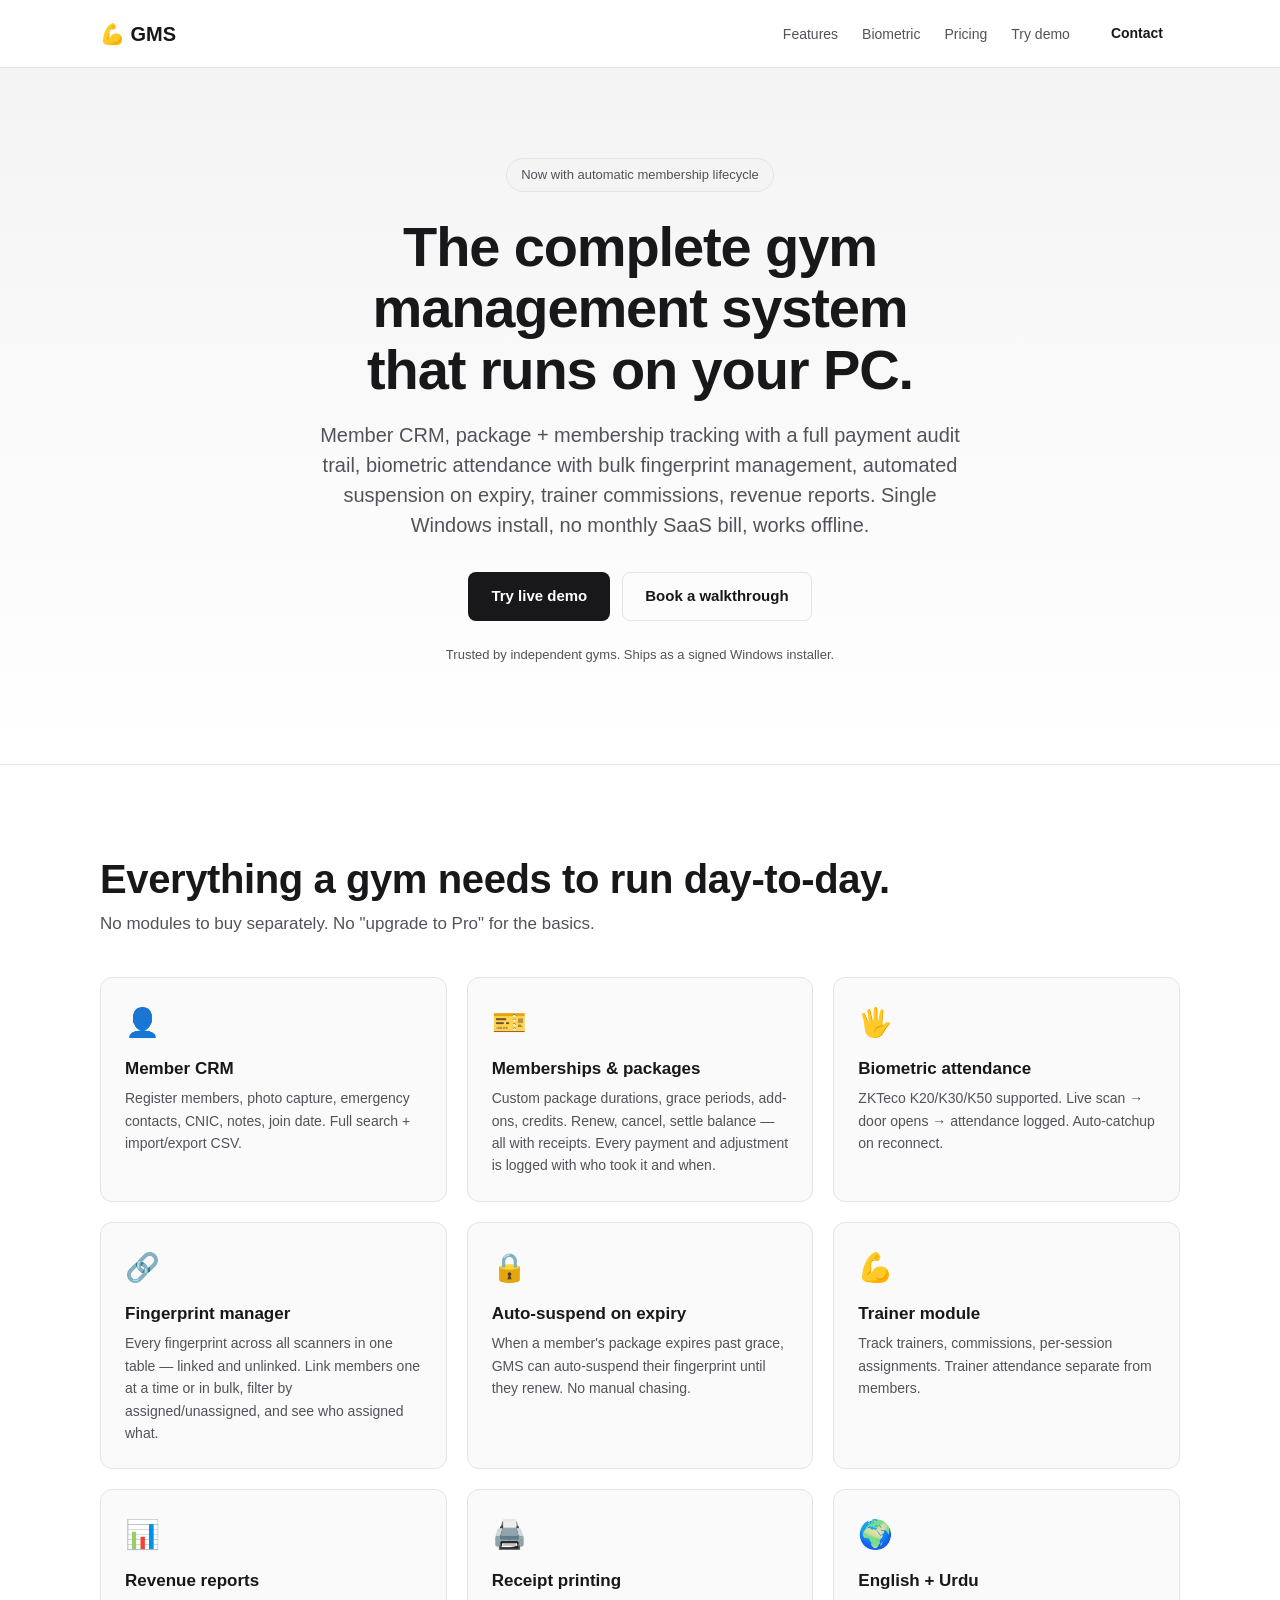
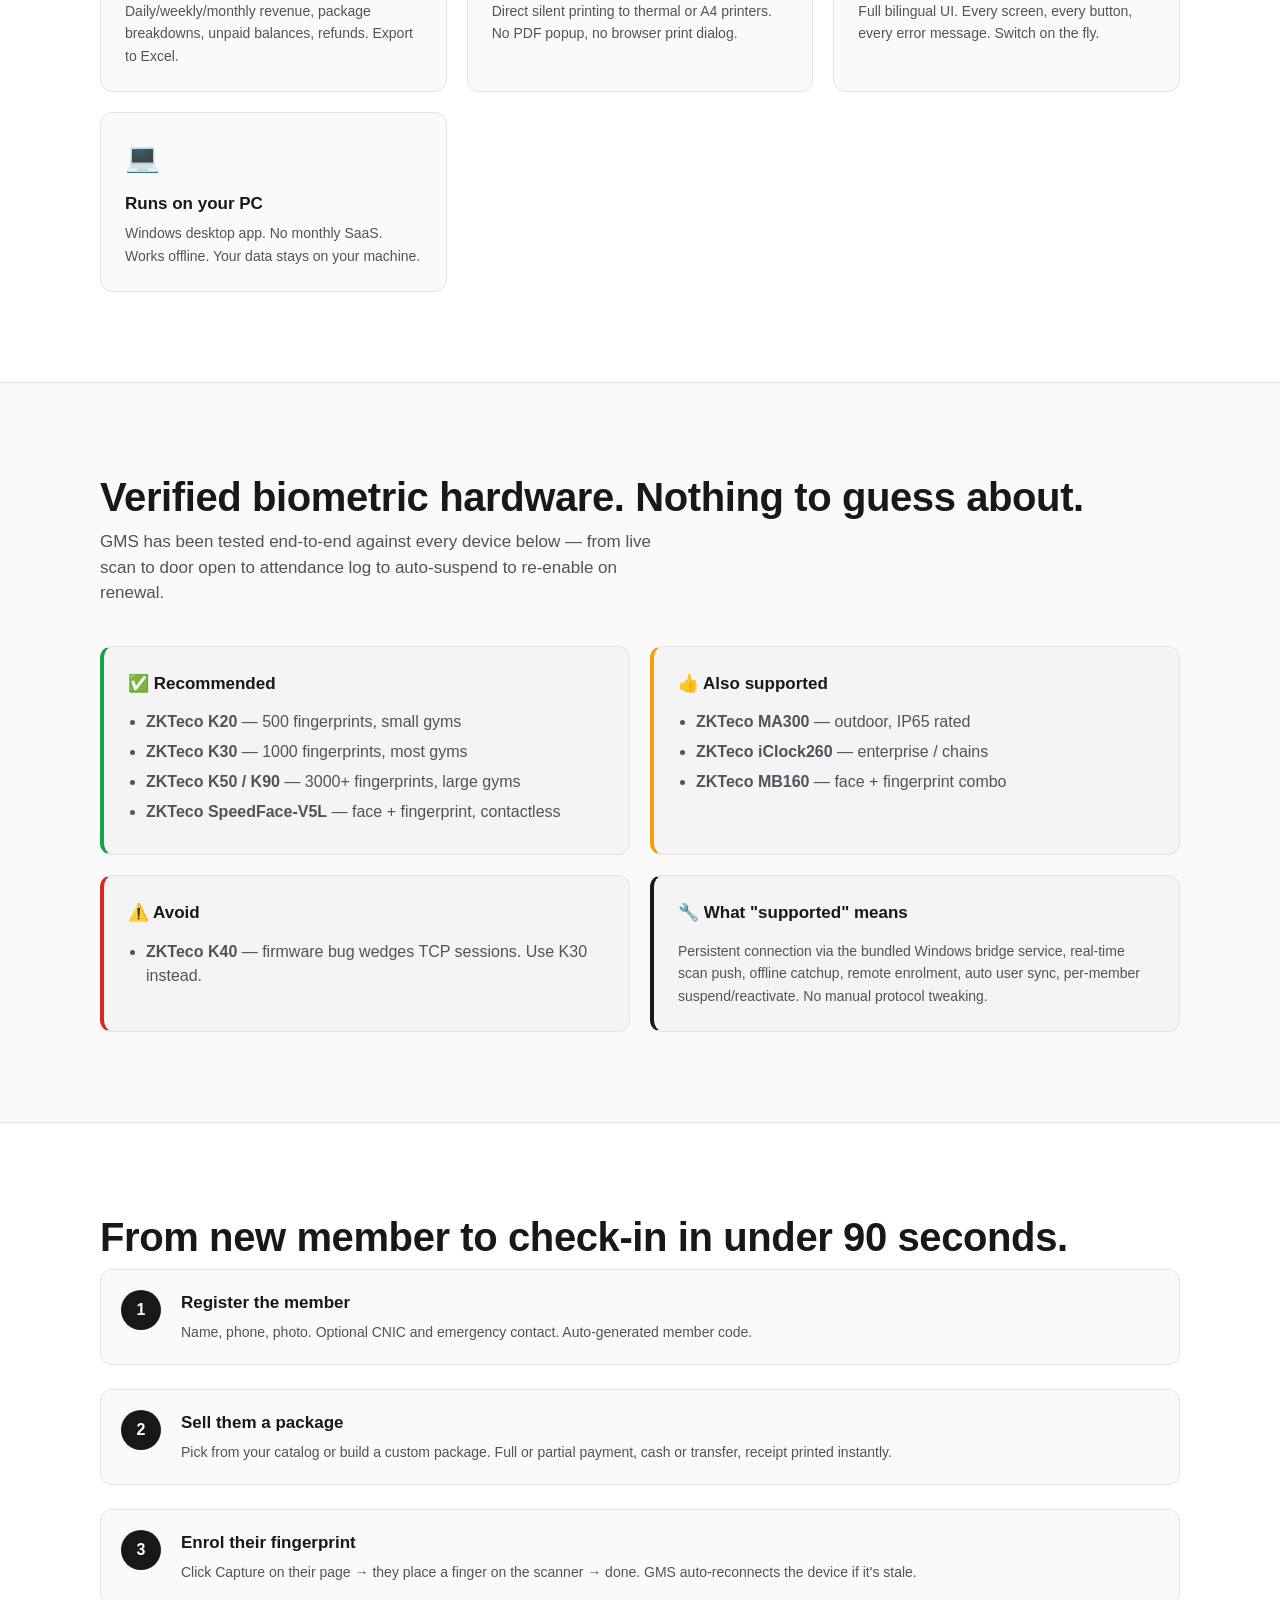
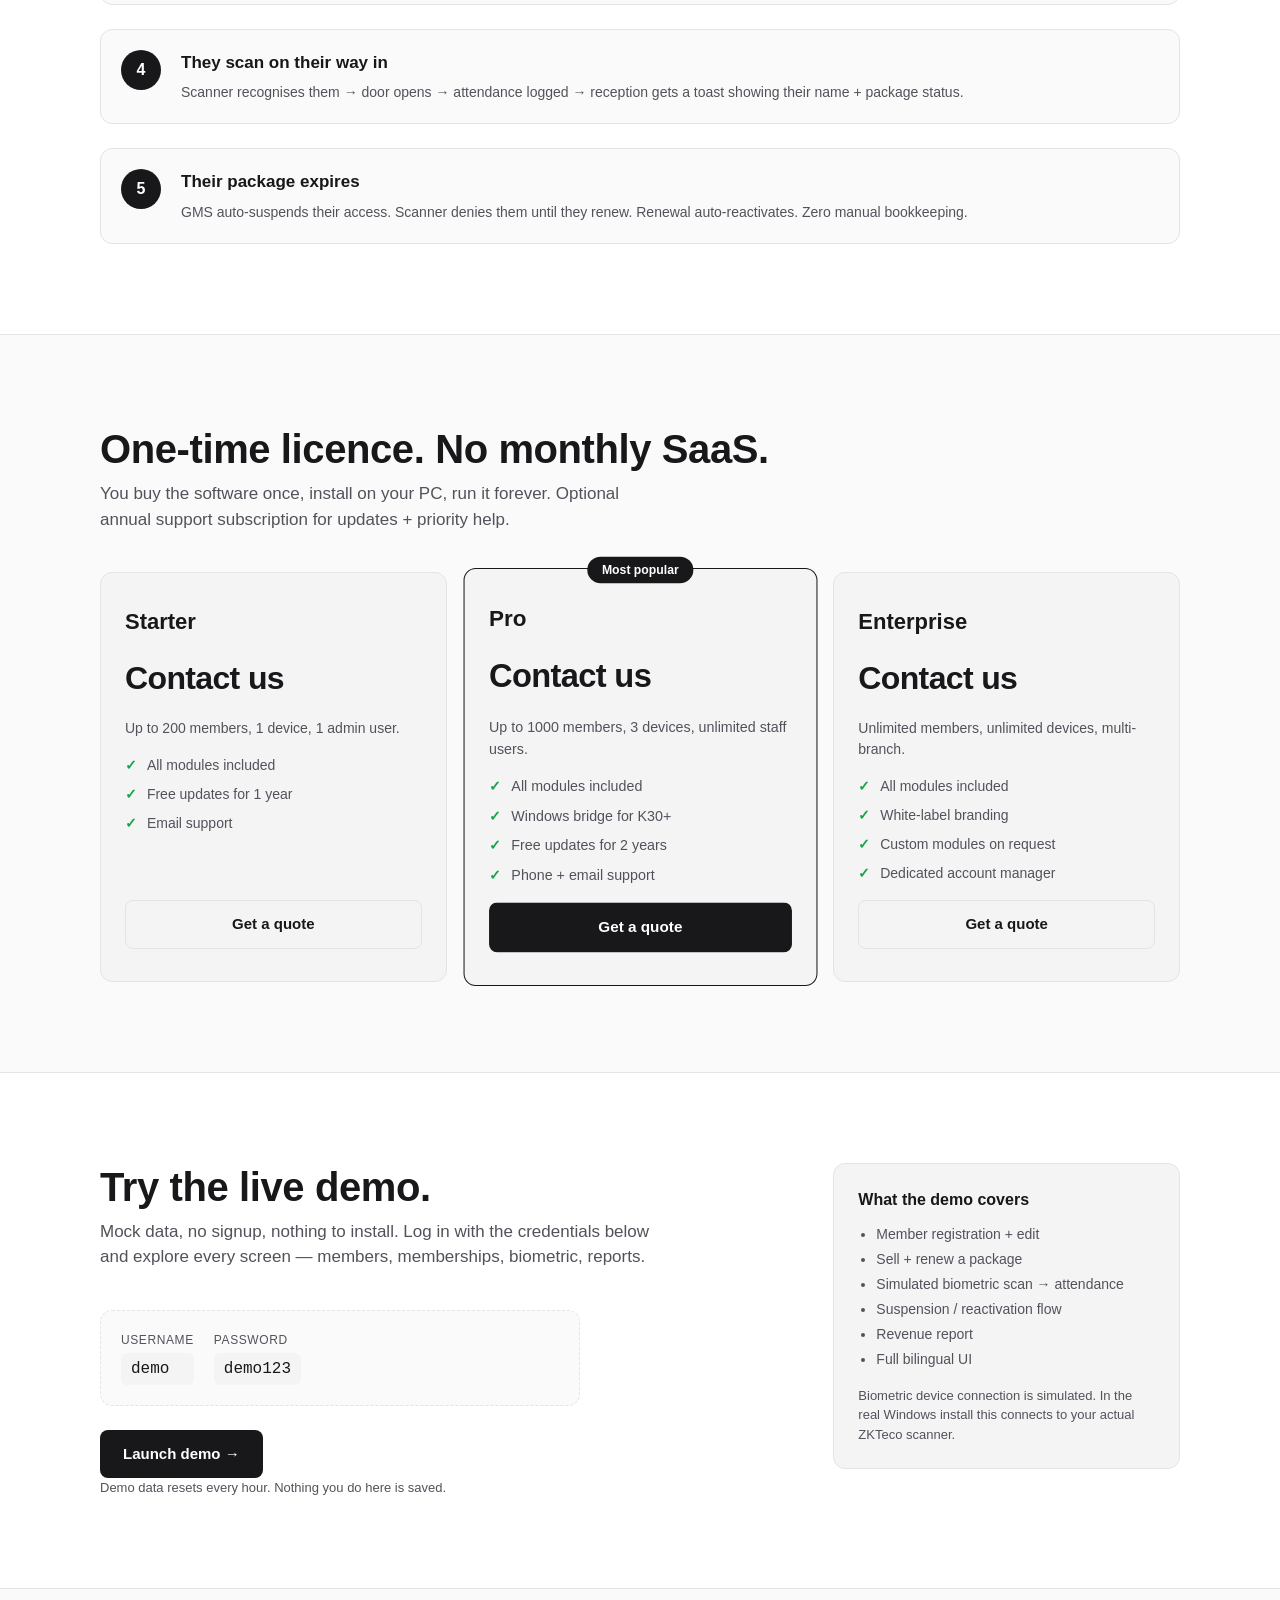
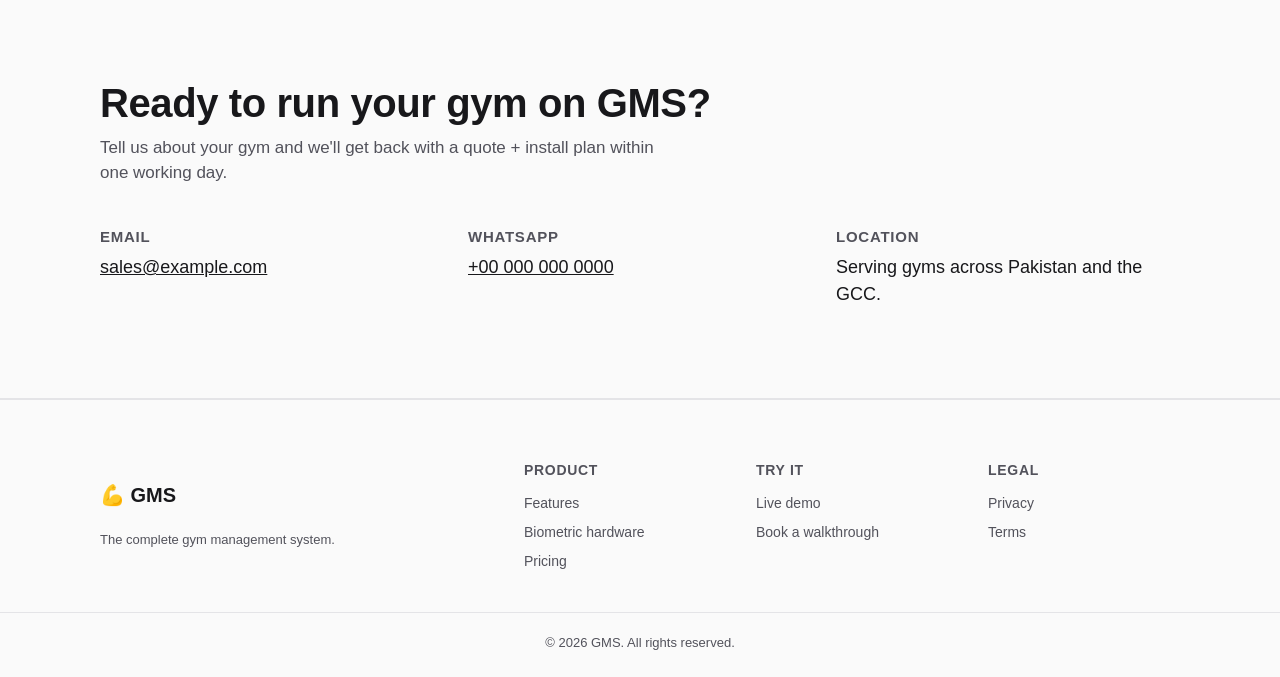
<file: index.html>
<!doctype html>
<!-- Deployed via GitHub Actions from the private source repo. -->
<html lang="en">
<head>
  <meta charset="utf-8" />
  <meta name="viewport" content="width=device-width,initial-scale=1" />
  <title>GMS — Gym Management System</title>
  <meta name="description" content="Complete gym management with member CRM, membership + package tracking, a full payment audit trail, biometric attendance (ZKTeco) with bulk fingerprint management, automated suspension on expiry, trainer module, revenue reports, and a Windows desktop app." />
  <link rel="icon" href="data:image/svg+xml,%3Csvg xmlns='http://www.w3.org/2000/svg' viewBox='0 0 100 100'%3E%3Ctext y='.9em' font-size='90'%3E💪%3C/text%3E%3C/svg%3E" />
  <link rel="stylesheet" href="./assets/styles.css" />
</head>
<body>
  <header class="site-header">
    <nav class="wrap">
      <a href="#" class="brand">💪 GMS</a>
      <ul class="nav-links">
        <li><a href="#features">Features</a></li>
        <li><a href="#biometric">Biometric</a></li>
        <li><a href="#pricing">Pricing</a></li>
        <li><a href="#demo">Try demo</a></li>
        <li><a href="#contact" class="btn btn-sm">Contact</a></li>
      </ul>
    </nav>
  </header>

  <section class="hero">
    <div class="wrap">
      <span class="pill">Now with automatic membership lifecycle</span>
      <h1>The complete gym management system that runs on your PC.</h1>
      <p class="lede">
        Member CRM, package + membership tracking with a full payment
        audit trail, biometric attendance with bulk fingerprint
        management, automated suspension on expiry, trainer commissions,
        revenue reports. Single Windows install, no monthly SaaS bill,
        works offline.
      </p>
      <div class="cta-row">
        <a href="#demo" class="btn btn-primary">Try live demo</a>
        <a href="#contact" class="btn btn-secondary">Book a walkthrough</a>
      </div>
      <p class="micro">
        Trusted by independent gyms. Ships as a signed Windows installer.
      </p>
    </div>
  </section>

  <section class="section" id="features">
    <div class="wrap">
      <h2>Everything a gym needs to run day-to-day.</h2>
      <p class="sub">
        No modules to buy separately. No "upgrade to Pro" for the basics.
      </p>
      <div class="grid grid-3">
        <article class="card">
          <div class="icon">👤</div>
          <h3>Member CRM</h3>
          <p>Register members, photo capture, emergency contacts, CNIC, notes, join date. Full search + import/export CSV.</p>
        </article>
        <article class="card">
          <div class="icon">🎫</div>
          <h3>Memberships &amp; packages</h3>
          <p>Custom package durations, grace periods, add-ons, credits. Renew, cancel, settle balance — all with receipts. Every payment and adjustment is logged with who took it and when.</p>
        </article>
        <article class="card">
          <div class="icon">🖐️</div>
          <h3>Biometric attendance</h3>
          <p>ZKTeco K20/K30/K50 supported. Live scan → door opens → attendance logged. Auto-catchup on reconnect.</p>
        </article>
        <article class="card">
          <div class="icon">🔗</div>
          <h3>Fingerprint manager</h3>
          <p>Every fingerprint across all scanners in one table — linked and unlinked. Link members one at a time or in bulk, filter by assigned/unassigned, and see who assigned what.</p>
        </article>
        <article class="card">
          <div class="icon">🔒</div>
          <h3>Auto-suspend on expiry</h3>
          <p>When a member's package expires past grace, GMS can auto-suspend their fingerprint until they renew. No manual chasing.</p>
        </article>
        <article class="card">
          <div class="icon">💪</div>
          <h3>Trainer module</h3>
          <p>Track trainers, commissions, per-session assignments. Trainer attendance separate from members.</p>
        </article>
        <article class="card">
          <div class="icon">📊</div>
          <h3>Revenue reports</h3>
          <p>Daily/weekly/monthly revenue, package breakdowns, unpaid balances, refunds. Export to Excel.</p>
        </article>
        <article class="card">
          <div class="icon">🖨️</div>
          <h3>Receipt printing</h3>
          <p>Direct silent printing to thermal or A4 printers. No PDF popup, no browser print dialog.</p>
        </article>
        <article class="card">
          <div class="icon">🌍</div>
          <h3>English + Urdu</h3>
          <p>Full bilingual UI. Every screen, every button, every error message. Switch on the fly.</p>
        </article>
        <article class="card">
          <div class="icon">💻</div>
          <h3>Runs on your PC</h3>
          <p>Windows desktop app. No monthly SaaS. Works offline. Your data stays on your machine.</p>
        </article>
      </div>
    </div>
  </section>

  <section class="section section-alt" id="biometric">
    <div class="wrap">
      <h2>Verified biometric hardware. Nothing to guess about.</h2>
      <p class="sub">
        GMS has been tested end-to-end against every device below — from
        live scan to door open to attendance log to auto-suspend to
        re-enable on renewal.
      </p>
      <div class="grid grid-2">
        <div class="device-card device-recommended">
          <h3>✅ Recommended</h3>
          <ul>
            <li><strong>ZKTeco K20</strong> — 500 fingerprints, small gyms</li>
            <li><strong>ZKTeco K30</strong> — 1000 fingerprints, most gyms</li>
            <li><strong>ZKTeco K50 / K90</strong> — 3000+ fingerprints, large gyms</li>
            <li><strong>ZKTeco SpeedFace-V5L</strong> — face + fingerprint, contactless</li>
          </ul>
        </div>
        <div class="device-card device-supported">
          <h3>👍 Also supported</h3>
          <ul>
            <li><strong>ZKTeco MA300</strong> — outdoor, IP65 rated</li>
            <li><strong>ZKTeco iClock260</strong> — enterprise / chains</li>
            <li><strong>ZKTeco MB160</strong> — face + fingerprint combo</li>
          </ul>
        </div>
        <div class="device-card device-avoid">
          <h3>⚠️ Avoid</h3>
          <ul>
            <li><strong>ZKTeco K40</strong> — firmware bug wedges TCP sessions. Use K30 instead.</li>
          </ul>
        </div>
        <div class="device-card device-note">
          <h3>🔧 What "supported" means</h3>
          <p>
            Persistent connection via the bundled Windows bridge service,
            real-time scan push, offline catchup, remote enrolment, auto
            user sync, per-member suspend/reactivate. No manual protocol
            tweaking.
          </p>
        </div>
      </div>
    </div>
  </section>

  <section class="section" id="workflow">
    <div class="wrap">
      <h2>From new member to check-in in under 90 seconds.</h2>
      <ol class="steps">
        <li>
          <span class="step-num">1</span>
          <div>
            <h3>Register the member</h3>
            <p>Name, phone, photo. Optional CNIC and emergency contact. Auto-generated member code.</p>
          </div>
        </li>
        <li>
          <span class="step-num">2</span>
          <div>
            <h3>Sell them a package</h3>
            <p>Pick from your catalog or build a custom package. Full or partial payment, cash or transfer, receipt printed instantly.</p>
          </div>
        </li>
        <li>
          <span class="step-num">3</span>
          <div>
            <h3>Enrol their fingerprint</h3>
            <p>Click Capture on their page → they place a finger on the scanner → done. GMS auto-reconnects the device if it's stale.</p>
          </div>
        </li>
        <li>
          <span class="step-num">4</span>
          <div>
            <h3>They scan on their way in</h3>
            <p>Scanner recognises them → door opens → attendance logged → reception gets a toast showing their name + package status.</p>
          </div>
        </li>
        <li>
          <span class="step-num">5</span>
          <div>
            <h3>Their package expires</h3>
            <p>GMS auto-suspends their access. Scanner denies them until they renew. Renewal auto-reactivates. Zero manual bookkeeping.</p>
          </div>
        </li>
      </ol>
    </div>
  </section>

  <section class="section section-alt" id="pricing">
    <div class="wrap">
      <h2>One-time licence. No monthly SaaS.</h2>
      <p class="sub">
        You buy the software once, install on your PC, run it forever.
        Optional annual support subscription for updates + priority help.
      </p>
      <div class="grid grid-3">
        <article class="price-card">
          <h3>Starter</h3>
          <p class="price">Contact us</p>
          <p>Up to 200 members, 1 device, 1 admin user.</p>
          <ul>
            <li>All modules included</li>
            <li>Free updates for 1 year</li>
            <li>Email support</li>
          </ul>
          <a href="#contact" class="btn btn-secondary">Get a quote</a>
        </article>
        <article class="price-card price-featured">
          <div class="price-tag">Most popular</div>
          <h3>Pro</h3>
          <p class="price">Contact us</p>
          <p>Up to 1000 members, 3 devices, unlimited staff users.</p>
          <ul>
            <li>All modules included</li>
            <li>Windows bridge for K30+</li>
            <li>Free updates for 2 years</li>
            <li>Phone + email support</li>
          </ul>
          <a href="#contact" class="btn btn-primary">Get a quote</a>
        </article>
        <article class="price-card">
          <h3>Enterprise</h3>
          <p class="price">Contact us</p>
          <p>Unlimited members, unlimited devices, multi-branch.</p>
          <ul>
            <li>All modules included</li>
            <li>White-label branding</li>
            <li>Custom modules on request</li>
            <li>Dedicated account manager</li>
          </ul>
          <a href="#contact" class="btn btn-secondary">Get a quote</a>
        </article>
      </div>
    </div>
  </section>

  <section class="section" id="demo">
    <div class="wrap demo-wrap">
      <div>
        <h2>Try the live demo.</h2>
        <p class="sub">
          Mock data, no signup, nothing to install. Log in with the
          credentials below and explore every screen — members,
          memberships, biometric, reports.
        </p>
        <div class="demo-creds">
          <div><span class="demo-label">Username</span><code>demo</code></div>
          <div><span class="demo-label">Password</span><code>demo123</code></div>
        </div>
        <a href="./demo/" class="btn btn-primary">Launch demo →</a>
        <p class="micro">
          Demo data resets every hour. Nothing you do here is saved.
        </p>
      </div>
      <aside class="demo-note">
        <h3>What the demo covers</h3>
        <ul>
          <li>Member registration + edit</li>
          <li>Sell + renew a package</li>
          <li>Simulated biometric scan → attendance</li>
          <li>Suspension / reactivation flow</li>
          <li>Revenue report</li>
          <li>Full bilingual UI</li>
        </ul>
        <p class="micro">
          Biometric device connection is simulated. In the real Windows
          install this connects to your actual ZKTeco scanner.
        </p>
      </aside>
    </div>
  </section>

  <section class="section section-alt" id="contact">
    <div class="wrap">
      <h2>Ready to run your gym on GMS?</h2>
      <p class="sub">Tell us about your gym and we'll get back with a quote + install plan within one working day.</p>
      <div class="contact-grid">
        <div>
          <h3>Email</h3>
          <p><a href="mailto:sales@example.com">sales@example.com</a></p>
        </div>
        <div>
          <h3>WhatsApp</h3>
          <p><a href="https://wa.me/000000000">+00 000 000 0000</a></p>
        </div>
        <div>
          <h3>Location</h3>
          <p>Serving gyms across Pakistan and the GCC.</p>
        </div>
      </div>
    </div>
  </section>

  <footer class="site-footer">
    <div class="wrap footer-grid">
      <div>
        <p class="brand">💪 GMS</p>
        <p class="micro">The complete gym management system.</p>
      </div>
      <div>
        <h4>Product</h4>
        <ul>
          <li><a href="#features">Features</a></li>
          <li><a href="#biometric">Biometric hardware</a></li>
          <li><a href="#pricing">Pricing</a></li>
        </ul>
      </div>
      <div>
        <h4>Try it</h4>
        <ul>
          <li><a href="#demo">Live demo</a></li>
          <li><a href="#contact">Book a walkthrough</a></li>
        </ul>
      </div>
      <div>
        <h4>Legal</h4>
        <ul>
          <li><a href="#">Privacy</a></li>
          <li><a href="#">Terms</a></li>
        </ul>
      </div>
    </div>
    <p class="footer-bar micro">© 2026 GMS. All rights reserved.</p>
  </footer>

  <script src="./assets/script.js"></script>
</body>
</html>
</file>
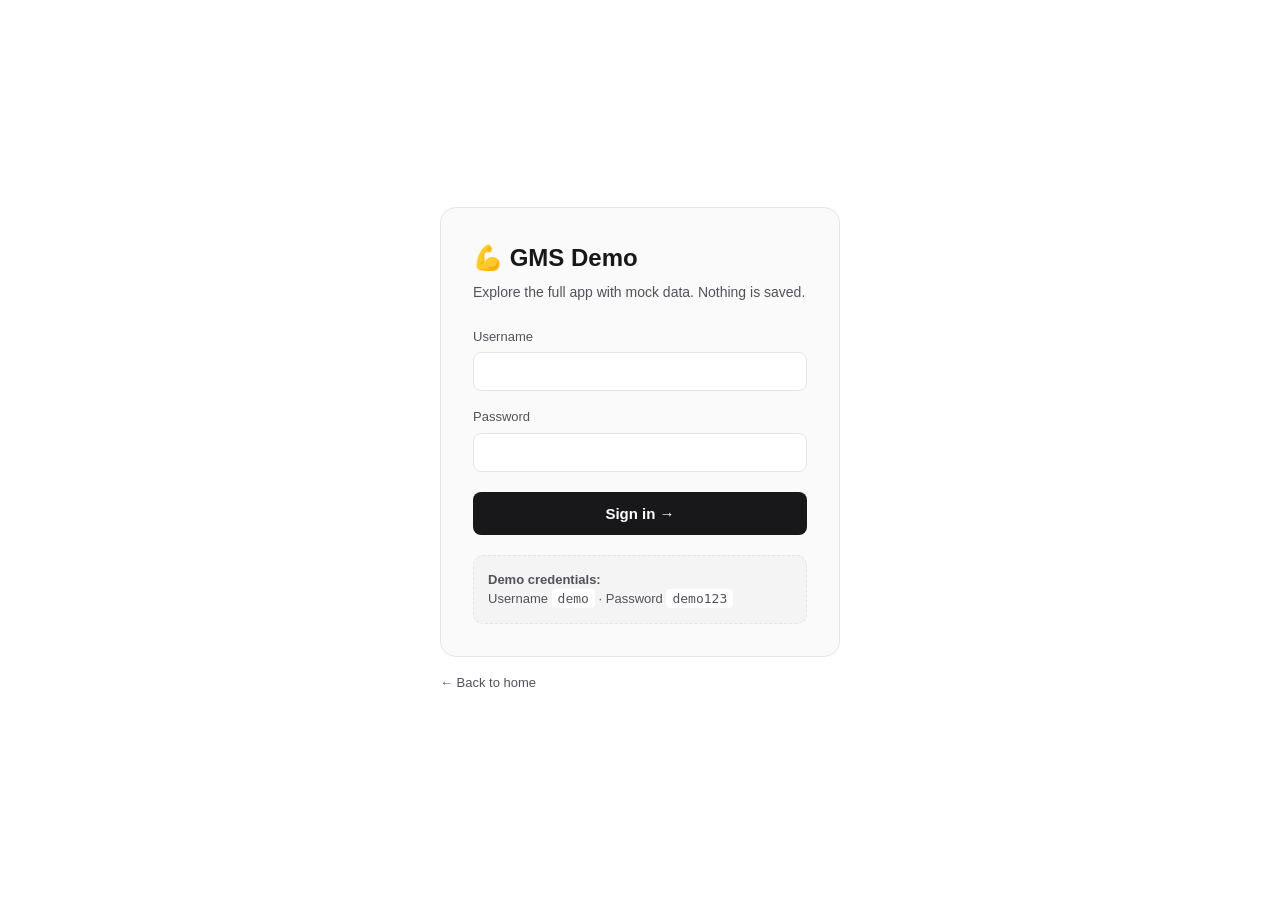
<file: demo/index.html>
<!doctype html>
<html lang="en">
<head>
  <meta charset="utf-8" />
  <meta name="viewport" content="width=device-width,initial-scale=1" />
  <title>GMS Demo — Sign in</title>
  <link rel="icon" href="data:image/svg+xml,%3Csvg xmlns='http://www.w3.org/2000/svg' viewBox='0 0 100 100'%3E%3Ctext y='.9em' font-size='90'%3E💪%3C/text%3E%3C/svg%3E" />
  <link rel="stylesheet" href="../assets/styles.css" />
  <style>
    body { display: grid; place-items: center; min-height: 100vh; padding: 20px; }
    .login-card {
      width: 100%;
      max-width: 400px;
      padding: 32px;
      background: var(--panel);
      border: 1px solid var(--border);
      border-radius: 16px;
    }
    .login-card h1 { margin: 0 0 6px; font-size: 24px; }
    .login-card p { margin: 0 0 24px; color: var(--text-muted); font-size: 14px; }
    .login-card label {
      display: block;
      font-size: 13px;
      color: var(--text-muted);
      margin-bottom: 6px;
      margin-top: 16px;
    }
    .login-card input {
      width: 100%;
      padding: 10px 12px;
      background: var(--bg);
      border: 1px solid var(--border);
      border-radius: 8px;
      color: var(--text);
      font-size: 15px;
      font-family: inherit;
    }
    .login-card .btn {
      width: 100%;
      margin-top: 20px;
    }
    .demo-hint {
      margin-top: 20px;
      padding: 14px;
      background: var(--panel-2);
      border: 1px dashed var(--border);
      border-radius: 10px;
      font-size: 13px;
      color: var(--text-muted);
    }
    .demo-hint code {
      font-family: ui-monospace, SFMono-Regular, "SF Mono", Menlo, Consolas, monospace;
      padding: 2px 6px;
      background: var(--bg);
      border-radius: 4px;
    }
    .back { display: inline-block; margin-top: 16px; color: var(--text-muted); font-size: 13px; text-decoration: none; }
    .back:hover { color: var(--text); }
    .error { color: var(--danger); font-size: 13px; margin-top: 12px; }
  </style>
</head>
<body>
  <div>
    <div class="login-card">
      <h1>💪 GMS Demo</h1>
      <p>Explore the full app with mock data. Nothing is saved.</p>
      <form id="login" autocomplete="off">
        <label for="u">Username</label>
        <input id="u" name="u" required autocomplete="off" />
        <label for="p">Password</label>
        <input id="p" name="p" type="password" required autocomplete="off" />
        <div id="err" class="error" hidden></div>
        <button type="submit" class="btn btn-primary">Sign in →</button>
      </form>
      <div class="demo-hint">
        <strong>Demo credentials:</strong><br />
        Username <code>demo</code> · Password <code>demo123</code>
      </div>
    </div>
    <a href="../" class="back">← Back to home</a>
  </div>

  <script>
    // Static demo shell — no real auth. The full mock demo (with
    // mocked members, memberships, biometric scans, etc.) is under
    // construction. For now this validates the demo credentials and
    // shows a friendly "under construction" placeholder.
    const form = document.getElementById("login");
    const err = document.getElementById("err");
    form.addEventListener("submit", (e) => {
      e.preventDefault();
      const u = document.getElementById("u").value.trim();
      const p = document.getElementById("p").value.trim();
      if (u === "demo" && p === "demo123") {
        window.location.href = "./app/";
      } else {
        err.textContent = "Invalid credentials. Try demo / demo123.";
        err.hidden = false;
      }
    });
  </script>
</body>
</html>
</file>
<file: assets/styles.css>
/* GMS marketing site. Dark-first neutral palette (matches the app's
   default theme), single stylesheet, no framework. Loads fast on
   GitHub Pages, prints clean, respects prefers-color-scheme. */

:root {
  --bg: #0a0a0a;
  --panel: #141414;
  --panel-2: #1c1c1c;
  --text: #f5f5f5;
  --text-muted: #a3a3a3;
  --border: #2a2a2a;
  --accent: #ffffff;
  --accent-text: #0a0a0a;
  --success: #16a34a;
  --warning: #f59e0b;
  --danger: #dc2626;
  --hero-grad: linear-gradient(180deg, #141414 0%, #0a0a0a 100%);
}

@media (prefers-color-scheme: light) {
  :root:not([data-theme="dark"]) {
    --bg: #ffffff;
    --panel: #fafafa;
    --panel-2: #f4f4f5;
    --text: #18181b;
    --text-muted: #52525b;
    --border: #e4e4e7;
    --accent: #18181b;
    --accent-text: #ffffff;
    --hero-grad: linear-gradient(180deg, #f4f4f5 0%, #ffffff 100%);
  }
}

* { box-sizing: border-box; }
html { scroll-behavior: smooth; }

body {
  margin: 0;
  background: var(--bg);
  color: var(--text);
  font-family: -apple-system, BlinkMacSystemFont, "Segoe UI", Roboto, Oxygen,
    Ubuntu, sans-serif;
  line-height: 1.5;
  -webkit-font-smoothing: antialiased;
}

a { color: inherit; }
a:hover { opacity: 0.85; }

.wrap {
  max-width: 1120px;
  margin: 0 auto;
  padding: 0 20px;
}

/* Header */
.site-header {
  position: sticky;
  top: 0;
  z-index: 10;
  background: color-mix(in srgb, var(--bg) 90%, transparent);
  backdrop-filter: blur(8px);
  border-bottom: 1px solid var(--border);
}
.site-header nav {
  display: flex;
  align-items: center;
  justify-content: space-between;
  padding-top: 14px;
  padding-bottom: 14px;
}
.brand {
  font-weight: 700;
  font-size: 20px;
  text-decoration: none;
}
.nav-links {
  display: flex;
  gap: 24px;
  list-style: none;
  margin: 0;
  padding: 0;
  align-items: center;
}
.nav-links a {
  text-decoration: none;
  font-size: 14px;
  color: var(--text-muted);
}
.nav-links a:hover { color: var(--text); }
@media (max-width: 720px) {
  .nav-links { display: none; }
  .nav-links li:last-child { display: block; }
  .nav-links { display: flex; }
  .nav-links li:not(:last-child) { display: none; }
}

/* Buttons */
.btn {
  display: inline-flex;
  align-items: center;
  justify-content: center;
  gap: 8px;
  padding: 12px 22px;
  border-radius: 8px;
  text-decoration: none;
  font-weight: 600;
  font-size: 15px;
  border: 1px solid transparent;
  transition: transform 0.1s, background 0.2s;
  cursor: pointer;
}
.btn:hover { transform: translateY(-1px); }
.btn:active { transform: translateY(0); }
.btn-primary {
  background: var(--accent);
  color: var(--accent-text);
}
.btn-secondary {
  background: transparent;
  color: var(--text);
  border-color: var(--border);
}
.btn-sm {
  padding: 8px 16px;
  font-size: 13px;
}

/* Hero */
.hero {
  padding: 90px 0 100px;
  background: var(--hero-grad);
  border-bottom: 1px solid var(--border);
}
.hero .wrap { text-align: center; }
.pill {
  display: inline-block;
  padding: 6px 14px;
  border-radius: 999px;
  background: var(--panel-2);
  border: 1px solid var(--border);
  color: var(--text-muted);
  font-size: 13px;
  margin-bottom: 24px;
}
.hero h1 {
  font-size: clamp(32px, 5vw, 56px);
  line-height: 1.1;
  margin: 0 0 20px;
  letter-spacing: -0.02em;
  max-width: 20ch;
  margin-inline: auto;
}
.lede {
  font-size: clamp(16px, 2vw, 20px);
  color: var(--text-muted);
  max-width: 60ch;
  margin: 0 auto 32px;
}
.cta-row {
  display: flex;
  gap: 12px;
  justify-content: center;
  flex-wrap: wrap;
  margin-bottom: 24px;
}
.micro {
  font-size: 13px;
  color: var(--text-muted);
  margin: 0;
}

/* Sections */
.section {
  padding: 90px 0;
  border-bottom: 1px solid var(--border);
}
.section-alt {
  background: var(--panel);
}
.section h2 {
  font-size: clamp(28px, 3.5vw, 40px);
  margin: 0 0 8px;
  letter-spacing: -0.01em;
  line-height: 1.2;
}
.section .sub {
  color: var(--text-muted);
  font-size: 17px;
  margin: 0 0 40px;
  max-width: 60ch;
}

/* Feature grid */
.grid {
  display: grid;
  gap: 20px;
}
.grid-2 { grid-template-columns: repeat(2, 1fr); }
.grid-3 { grid-template-columns: repeat(3, 1fr); }
@media (max-width: 900px) {
  .grid-3 { grid-template-columns: repeat(2, 1fr); }
}
@media (max-width: 600px) {
  .grid-2, .grid-3 { grid-template-columns: 1fr; }
}

.card {
  padding: 24px;
  background: var(--panel);
  border: 1px solid var(--border);
  border-radius: 12px;
}
.section-alt .card { background: var(--panel-2); }
.card .icon {
  font-size: 28px;
  margin-bottom: 12px;
}
.card h3 {
  font-size: 17px;
  margin: 0 0 6px;
}
.card p {
  margin: 0;
  color: var(--text-muted);
  font-size: 14px;
  line-height: 1.6;
}

/* Device cards */
.device-card {
  padding: 24px;
  background: var(--panel-2);
  border: 1px solid var(--border);
  border-radius: 12px;
  border-left: 4px solid var(--border);
}
.device-card h3 { margin: 0 0 14px; font-size: 17px; }
.device-card ul { margin: 0; padding-left: 18px; color: var(--text-muted); }
.device-card ul li { margin-bottom: 6px; }
.device-card p { margin: 0; color: var(--text-muted); font-size: 14px; line-height: 1.6; }
.device-recommended { border-left-color: var(--success); }
.device-supported { border-left-color: var(--warning); }
.device-avoid { border-left-color: var(--danger); }
.device-note { border-left-color: var(--accent); }

/* Steps */
.steps {
  list-style: none;
  padding: 0;
  margin: 0;
  display: flex;
  flex-direction: column;
  gap: 24px;
}
.steps li {
  display: flex;
  gap: 20px;
  padding: 20px;
  background: var(--panel);
  border: 1px solid var(--border);
  border-radius: 12px;
}
.step-num {
  flex-shrink: 0;
  width: 40px;
  height: 40px;
  border-radius: 999px;
  background: var(--accent);
  color: var(--accent-text);
  font-weight: 700;
  display: flex;
  align-items: center;
  justify-content: center;
}
.steps h3 { margin: 0 0 6px; font-size: 17px; }
.steps p { margin: 0; color: var(--text-muted); font-size: 14px; line-height: 1.6; }

/* Pricing */
.price-card {
  padding: 32px 24px;
  background: var(--panel-2);
  border: 1px solid var(--border);
  border-radius: 12px;
  display: flex;
  flex-direction: column;
  gap: 16px;
  position: relative;
}
.price-featured {
  border-color: var(--accent);
  transform: scale(1.02);
}
.price-tag {
  position: absolute;
  top: -12px;
  left: 50%;
  transform: translateX(-50%);
  background: var(--accent);
  color: var(--accent-text);
  font-size: 12px;
  font-weight: 700;
  padding: 4px 14px;
  border-radius: 999px;
}
.price-card h3 { margin: 0; font-size: 22px; }
.price-card .price {
  font-size: 32px;
  font-weight: 700;
  margin: 0;
  letter-spacing: -0.02em;
}
.price-card > p:not(.price) {
  color: var(--text-muted);
  margin: 0;
  font-size: 14px;
}
.price-card ul {
  list-style: none;
  padding: 0;
  margin: 0;
  color: var(--text-muted);
  font-size: 14px;
  display: flex;
  flex-direction: column;
  gap: 8px;
}
.price-card ul li::before {
  content: "✓ ";
  color: var(--success);
  font-weight: 700;
  margin-right: 6px;
}
.price-card .btn {
  margin-top: auto;
}

/* Demo section */
.demo-wrap {
  display: grid;
  grid-template-columns: 2fr 1fr;
  gap: 40px;
  align-items: start;
}
@media (max-width: 800px) {
  .demo-wrap { grid-template-columns: 1fr; }
}
.demo-creds {
  display: flex;
  gap: 20px;
  padding: 20px;
  background: var(--panel);
  border: 1px dashed var(--border);
  border-radius: 12px;
  margin: 24px 0;
  max-width: 480px;
  flex-wrap: wrap;
}
.demo-creds > div { display: flex; flex-direction: column; gap: 4px; }
.demo-label {
  font-size: 12px;
  color: var(--text-muted);
  text-transform: uppercase;
  letter-spacing: 0.05em;
}
.demo-creds code {
  font-family: ui-monospace, SFMono-Regular, "SF Mono", Menlo, Consolas, monospace;
  font-size: 16px;
  padding: 4px 10px;
  background: var(--panel-2);
  border-radius: 6px;
}
.demo-note {
  padding: 24px;
  background: var(--panel-2);
  border-radius: 12px;
  border: 1px solid var(--border);
}
.demo-note h3 { margin: 0 0 12px; font-size: 16px; }
.demo-note ul {
  margin: 0 0 16px;
  padding-left: 18px;
  font-size: 14px;
  color: var(--text-muted);
}
.demo-note ul li { margin-bottom: 4px; }

/* Contact grid */
.contact-grid {
  display: grid;
  grid-template-columns: repeat(3, 1fr);
  gap: 24px;
}
@media (max-width: 700px) { .contact-grid { grid-template-columns: 1fr; } }
.contact-grid h3 { margin: 0 0 6px; font-size: 15px; color: var(--text-muted); text-transform: uppercase; letter-spacing: 0.05em; }
.contact-grid p { margin: 0; font-size: 18px; }

/* Footer */
.site-footer {
  padding: 60px 0 24px;
  background: var(--panel);
  border-top: 1px solid var(--border);
}
.footer-grid {
  display: grid;
  grid-template-columns: 2fr 1fr 1fr 1fr;
  gap: 40px;
  margin-bottom: 40px;
}
@media (max-width: 700px) { .footer-grid { grid-template-columns: 1fr 1fr; } }
.site-footer h4 { margin: 0 0 12px; font-size: 14px; color: var(--text-muted); text-transform: uppercase; letter-spacing: 0.05em; }
.site-footer ul { list-style: none; padding: 0; margin: 0; display: flex; flex-direction: column; gap: 8px; font-size: 14px; }
.site-footer ul a { text-decoration: none; color: var(--text-muted); }
.site-footer ul a:hover { color: var(--text); }
.footer-bar {
  border-top: 1px solid var(--border);
  padding-top: 20px;
  text-align: center;
}
</file>
